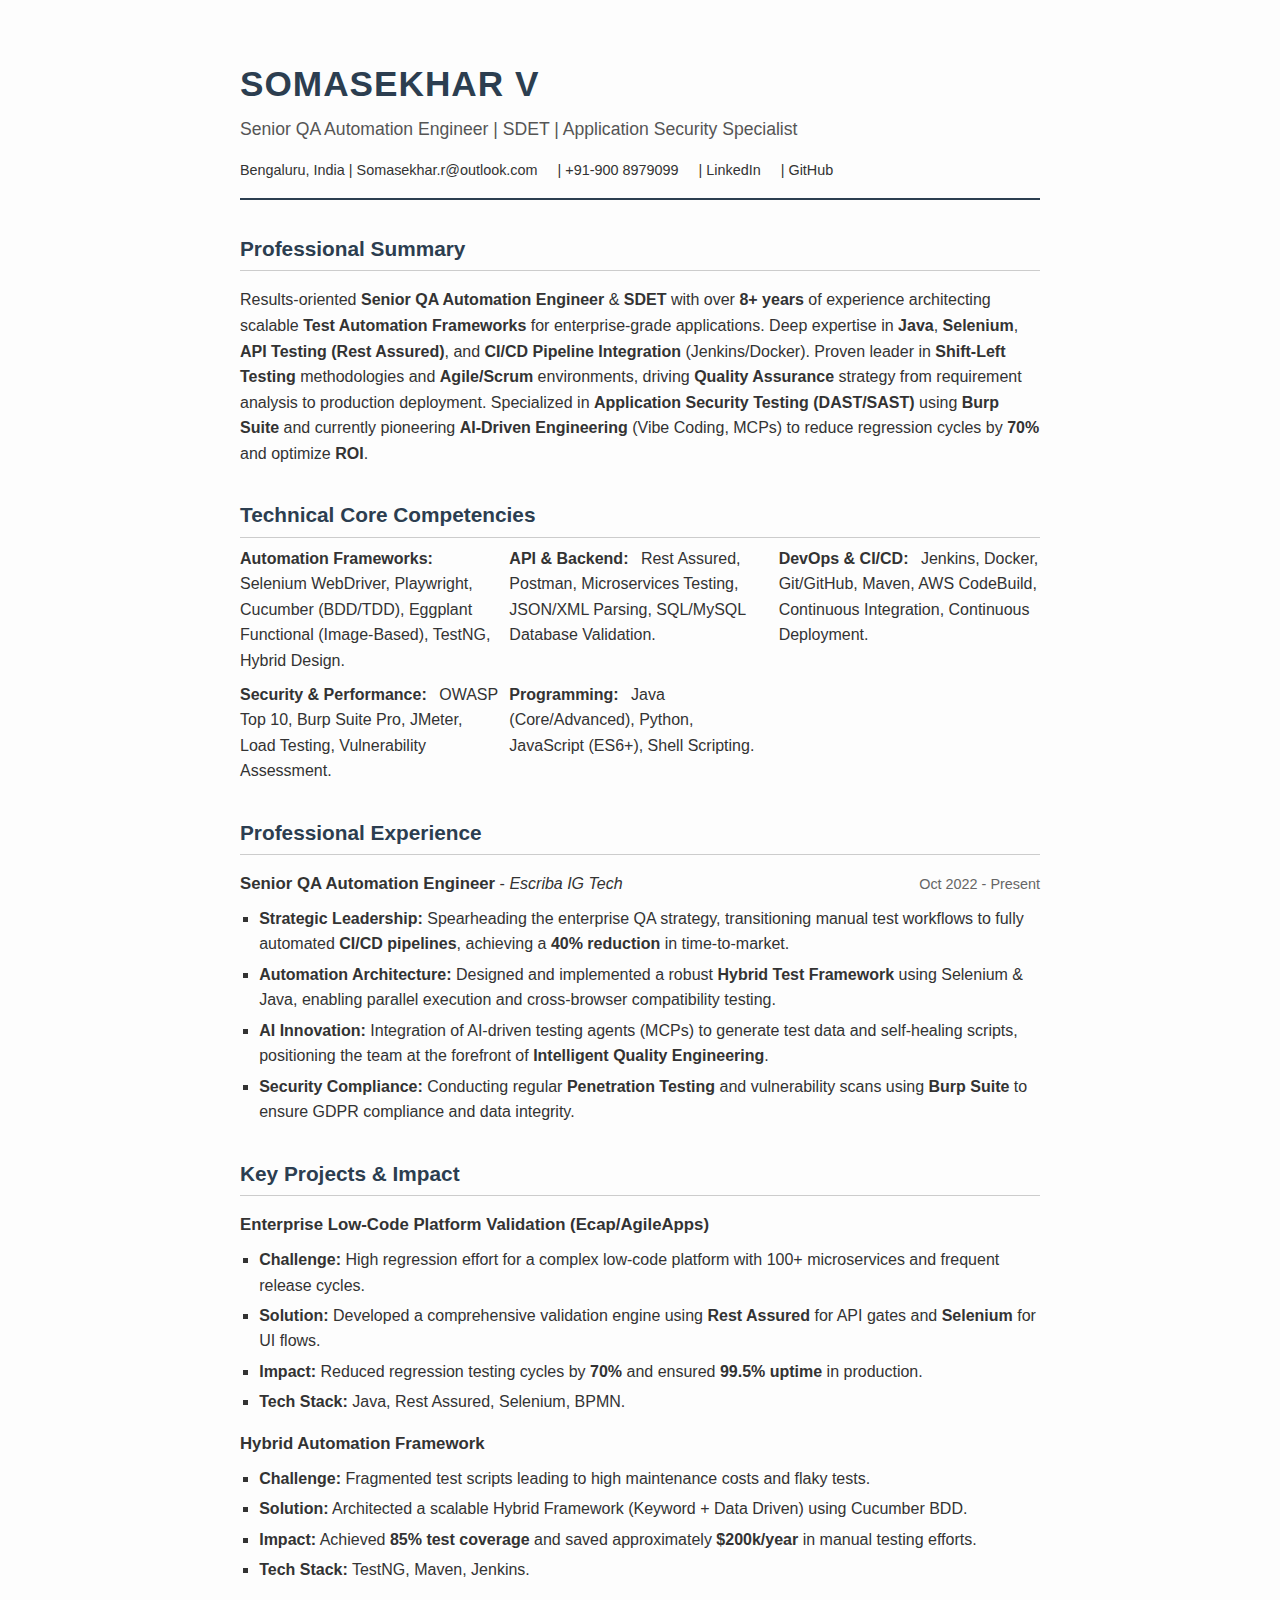
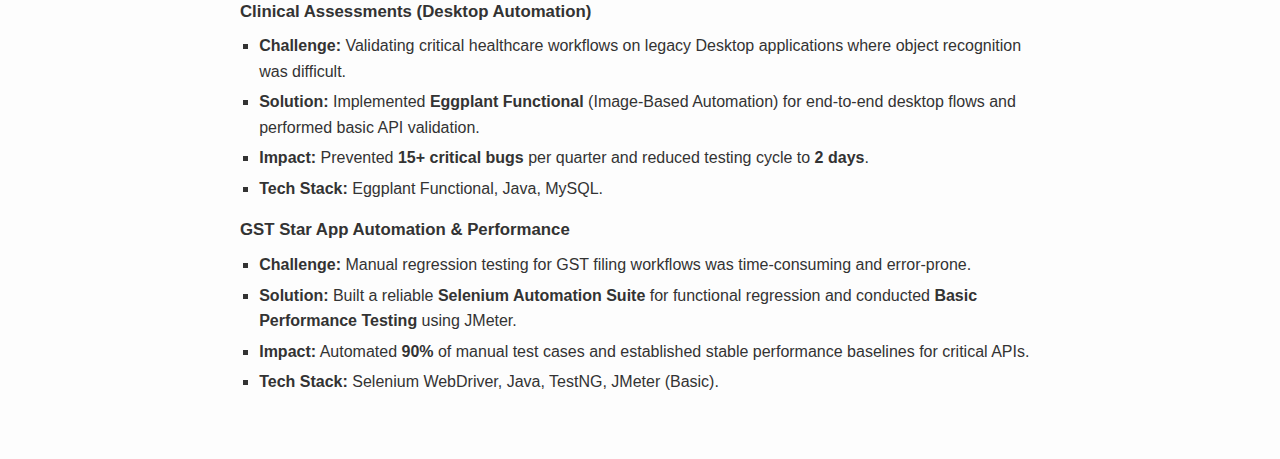
<file: resume.html>
<!DOCTYPE html>
<html lang="en">

<head>
    <meta charset="UTF-8">
    <meta name="viewport" content="width=device-width, initial-scale=1.0">
    <title>Somasekhar V - Resume</title>
    <style>
        /* Base Styles for Screen */
        body {
            font-family: 'Segoe UI', Tahoma, Geneva, Verdana, sans-serif;
            line-height: 1.6;
            color: #333;
            max-width: 800px;
            margin: 0 auto;
            padding: 2rem;
            background: #fdfdfd;
        }

        h1,
        h2,
        h3 {
            color: #2c3e50;
            margin-bottom: 0.5rem;
        }

        h1 {
            font-size: 2.2rem;
            margin-bottom: 0.2rem;
            text-transform: uppercase;
            letter-spacing: 1px;
        }

        .subtitle {
            font-size: 1.1rem;
            color: #555;
            font-weight: 500;
            margin-bottom: 1rem;
        }

        .contact-info {
            font-size: 0.9rem;
            margin-bottom: 2rem;
            border-bottom: 2px solid #2c3e50;
            padding-bottom: 1rem;
        }

        .contact-info a {
            color: #333;
            text-decoration: none;
            margin-right: 1rem;
        }

        section {
            margin-bottom: 2rem;
        }

        h2 {
            border-bottom: 1px solid #ccc;
            padding-bottom: 0.3rem;
            font-size: 1.3rem;
            margin-top: 1.5rem;
        }

        ul {
            list-style-type: square;
            padding-left: 1.2rem;
            margin-top: 0.5rem;
        }

        li {
            margin-bottom: 0.3rem;
        }

        .job-header {
            display: flex;
            justify-content: space-between;
            align-items: baseline;
            margin-top: 1rem;
        }

        .job-title {
            font-weight: bold;
            font-size: 1.05rem;
        }

        .company {
            font-style: italic;
        }

        .date {
            font-size: 0.9rem;
            color: #666;
        }

        .skills-grid {
            display: grid;
            grid-template-columns: repeat(auto-fill, minmax(200px, 1fr));
            gap: 0.5rem;
        }

        .skill-category {
            font-weight: bold;
            margin-right: 0.5rem;
        }

        /* Print Optimization */
        @media print {
            body {
                width: 100%;
                margin: 0;
                padding: 0;
                font-size: 11pt;
                /* Standard print size */
                color: #000;
                background: #fff;
            }

            a {
                text-decoration: none;
                color: #000;
            }

            .no-print {
                display: none;
            }

            h2 {
                border-bottom: 1px solid #000;
            }

            @page {
                margin: 0.75in;
            }
        }
    </style>
</head>

<body>

    <header>
        <h1>Somasekhar V</h1>
        <div class="subtitle">Senior QA Automation Engineer | SDET | Application Security Specialist</div>
        <div class="contact-info">
            <span>Bengaluru, India</span> |
            <a href="mailto:Somasekhar.r@outlook.com">Somasekhar.r@outlook.com</a> |
            <a href="tel:+919008979099">+91-900 8979099</a> |
            <a href="https://www.linkedin.com/in/somasreddy/" target="_blank">LinkedIn</a> |
            <a href="https://github.com/somasreddy" target="_blank">GitHub</a>
        </div>
    </header>

    <section>
        <h2>Professional Summary</h2>
        <p>
            Results-oriented <strong>Senior QA Automation Engineer</strong> & <strong>SDET</strong> with over <strong>8+
                years</strong> of experience architecting scalable <strong>Test Automation Frameworks</strong> for
            enterprise-grade applications.
            Deep expertise in <strong>Java</strong>, <strong>Selenium</strong>, <strong>API Testing (Rest
                Assured)</strong>, and <strong>CI/CD Pipeline Integration</strong> (Jenkins/Docker).
            Proven leader in <strong>Shift-Left Testing</strong> methodologies and <strong>Agile/Scrum</strong>
            environments, driving <strong>Quality Assurance</strong> strategy from requirement analysis to production
            deployment.
            Specialized in <strong>Application Security Testing (DAST/SAST)</strong> using <strong>Burp Suite</strong>
            and currently pioneering <strong>AI-Driven Engineering</strong> (Vibe Coding, MCPs) to reduce regression
            cycles by <strong>70%</strong> and optimize <strong>ROI</strong>.
        </p>
    </section>

    <section>
        <h2>Technical Core Competencies</h2>
        <div class="skills-grid">
            <div><span class="skill-category">Automation Frameworks:</span> Selenium WebDriver, Playwright, Cucumber
                (BDD/TDD), Eggplant Functional (Image-Based), TestNG, Hybrid Design.</div>
            <div><span class="skill-category">API & Backend:</span> Rest Assured, Postman, Microservices Testing,
                JSON/XML Parsing, SQL/MySQL Database Validation.</div>
            <div><span class="skill-category">DevOps & CI/CD:</span> Jenkins, Docker, Git/GitHub, Maven, AWS CodeBuild,
                Continuous Integration, Continuous Deployment.</div>
            <div><span class="skill-category">Security & Performance:</span> OWASP Top 10, Burp Suite Pro, JMeter, Load
                Testing, Vulnerability Assessment.</div>
            <div><span class="skill-category">Programming:</span> Java (Core/Advanced), Python, JavaScript (ES6+), Shell
                Scripting.</div>
        </div>
    </section>

    <section>
        <h2>Professional Experience</h2>

        <div class="job">
            <div class="job-header">
                <div>
                    <span class="job-title">Senior QA Automation Engineer</span> - <span class="company">Escriba IG
                        Tech</span>
                </div>
                <span class="date">Oct 2022 - Present</span>
            </div>
            <ul>
                <li><strong>Strategic Leadership:</strong> Spearheading the enterprise QA strategy, transitioning manual
                    test workflows to fully automated <strong>CI/CD pipelines</strong>, achieving a <strong>40%
                        reduction</strong> in time-to-market.</li>
                <li><strong>Automation Architecture:</strong> Designed and implemented a robust <strong>Hybrid Test
                        Framework</strong> using Selenium & Java, enabling parallel execution and cross-browser
                    compatibility testing.</li>
                <li><strong>AI Innovation:</strong> Integration of AI-driven testing agents (MCPs) to generate test data
                    and self-healing scripts, positioning the team at the forefront of <strong>Intelligent Quality
                        Engineering</strong>.</li>
                <li><strong>Security Compliance:</strong> Conducting regular <strong>Penetration Testing</strong> and
                    vulnerability scans using <strong>Burp Suite</strong> to ensure GDPR compliance and data integrity.
                </li>
            </ul>
        </div>
    </section>

    <section>
        <h2>Key Projects & Impact</h2>

        <div class="project">
            <div class="job-header">
                <span class="job-title">Enterprise Low-Code Platform Validation (Ecap/AgileApps)</span>
            </div>
            <ul>
                <li><strong>Challenge:</strong> High regression effort for a complex low-code platform with 100+
                    microservices and frequent release cycles.</li>
                <li><strong>Solution:</strong> Developed a comprehensive validation engine using <strong>Rest
                        Assured</strong> for API gates and <strong>Selenium</strong> for UI flows.</li>
                <li><strong>Impact:</strong> Reduced regression testing cycles by <strong>70%</strong> and ensured
                    <strong>99.5% uptime</strong> in production.</li>
                <li><strong>Tech Stack:</strong> Java, Rest Assured, Selenium, BPMN.</li>
            </ul>
        </div>

        <div class="project">
            <div class="job-header">
                <span class="job-title">Hybrid Automation Framework</span>
            </div>
            <ul>
                <li><strong>Challenge:</strong> Fragmented test scripts leading to high maintenance costs and flaky
                    tests.</li>
                <li><strong>Solution:</strong> Architected a scalable Hybrid Framework (Keyword + Data Driven) using
                    Cucumber BDD.</li>
                <li><strong>Impact:</strong> Achieved <strong>85% test coverage</strong> and saved approximately
                    <strong>$200k/year</strong> in manual testing efforts.</li>
                <li><strong>Tech Stack:</strong> TestNG, Maven, Jenkins.</li>
            </ul>
        </div>

        <div class="project">
            <div class="job-header">
                <span class="job-title">Clinical Assessments (Desktop Automation)</span>
            </div>
            <ul>
                <li><strong>Challenge:</strong> Validating critical healthcare workflows on legacy Desktop applications
                    where object recognition was difficult.</li>
                <li><strong>Solution:</strong> Implemented <strong>Eggplant Functional</strong> (Image-Based Automation)
                    for end-to-end desktop flows and performed basic API validation.</li>
                <li><strong>Impact:</strong> Prevented <strong>15+ critical bugs</strong> per quarter and reduced
                    testing cycle to <strong>2 days</strong>.</li>
                <li><strong>Tech Stack:</strong> Eggplant Functional, Java, MySQL.</li>
            </ul>
        </div>

        <div class="project">
            <div class="job-header">
                <span class="job-title">GST Star App Automation & Performance</span>
            </div>
            <ul>
                <li><strong>Challenge:</strong> Manual regression testing for GST filing workflows was time-consuming
                    and error-prone.</li>
                <li><strong>Solution:</strong> Built a reliable <strong>Selenium Automation Suite</strong> for
                    functional regression and conducted <strong>Basic Performance Testing</strong> using JMeter.</li>
                <li><strong>Impact:</strong> Automated <strong>90%</strong> of manual test cases and established stable
                    performance baselines for critical APIs.</li>
                <li><strong>Tech Stack:</strong> Selenium WebDriver, Java, TestNG, JMeter (Basic).</li>
            </ul>
        </div>
    </section>

</body>

</html>
</file>
